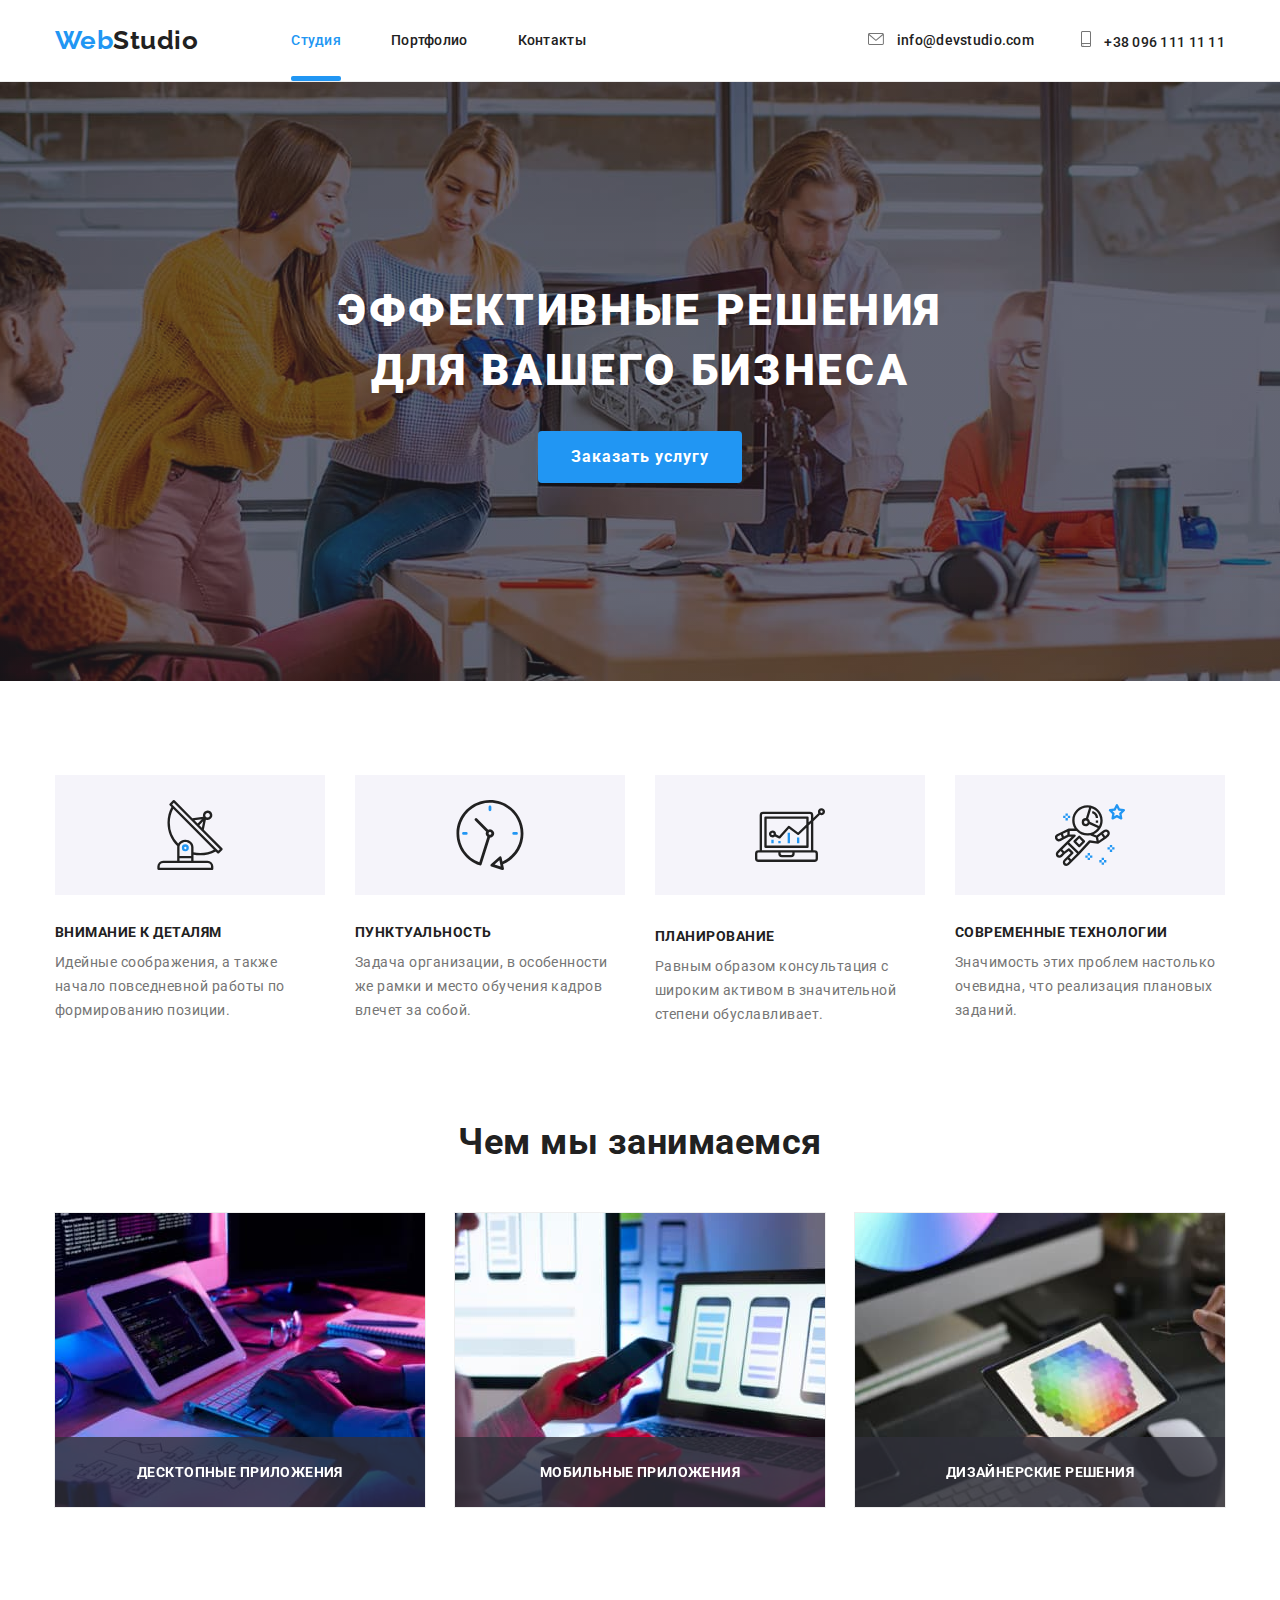
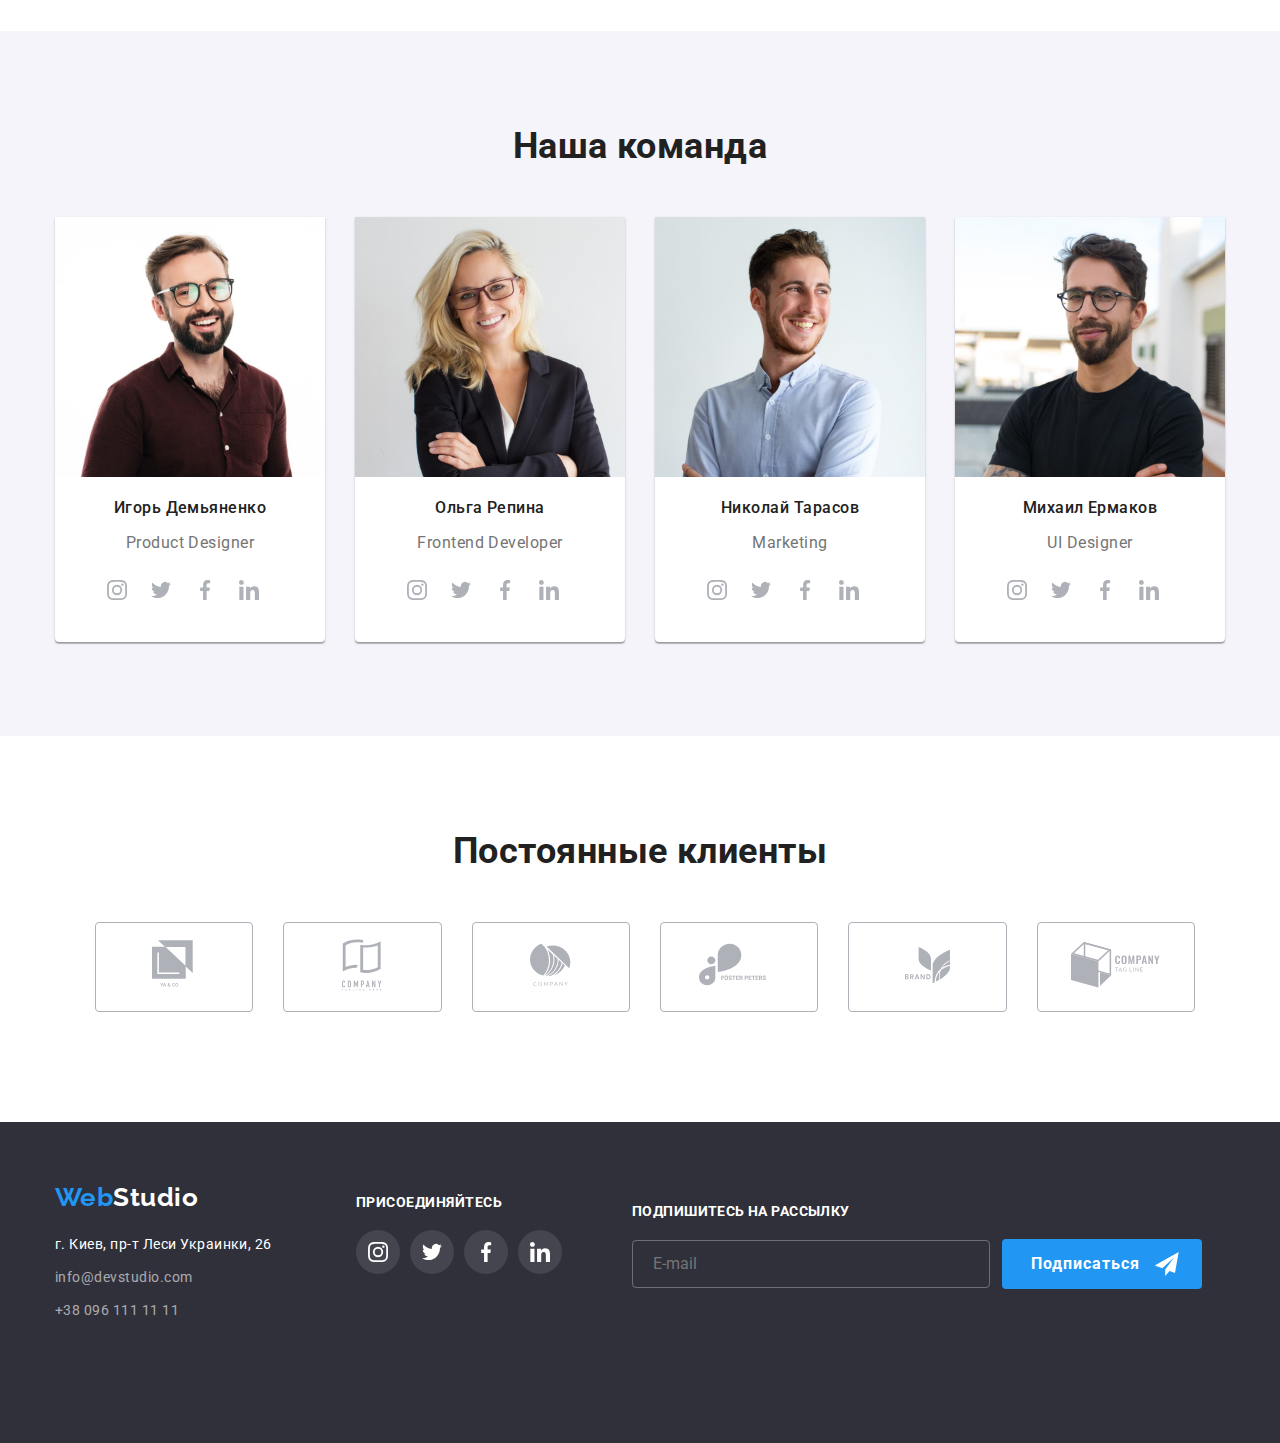
<file: index.html>
<!DOCTYPE html>
<html lang="ru">
  <head>
    <meta charset="UTF-8" />
    <meta name="viewport" content="width=device-width, initial-scale=1.0" />
    <title>Document</title>
    <link
      href="https://fonts.googleapis.com/css2?family=Raleway:wght@700&family=Roboto:wght@400;500;700;900&display=swap"
      rel="stylesheet"
    />
    <link
      rel="stylesheet"
      href="https://cdnjs.cloudflare.com/ajax/libs/modern-normalize/0.6.0/modern-normalize.min.css"
    />
    <link rel="stylesheet" href="./css/main.min.css" />
  </head>

  <body>
    <!--Шапка-->
    <header class="header">
      <nav class="container main-nav">
        <a href="./index.html" class="logo">
          Web<span class="logo-span">Studio</span></a
        >
        <ul class="site-nav list">
          <li class="item">
            <a href="./index.html" class="link current">Студия</a>
          </li>
          <li class="item">
            <a href="./portfolio.html" class="link">Портфолио</a>
          </li>
          <li class="item"><a href="" class="link">Контакты</a></li>
        </ul>

        <ul class="auth-nav list">
          <li class="item">
            <a href="mailto:info@devstudio.com" class="link">
              <svg class="link-icon envelope">
                <use href="./images/sprite.svg#icon-envelope"></use>
              </svg>
              info@devstudio.com</a
            >
          </li>
          <li class="item">
            <a href="tel:+380961111111" class="link"
              ><svg class="link-icon smartphone">
                <use href="./images/sprite.svg#icon-smartphone"></use>
              </svg>
              +38 096 111 11 11</a
            >
          </li>
        </ul>
      </nav>
    </header>
    <main>
      <!--Герой-->
      <section class="hero-container">
        <h1 class="hero-title">
          Эффективные решения <br />
          для вашего бизнеса
        </h1>
        <a class="button" data-modal-open>Заказать услугу</a>
        <div class="backdrop is-hidden" data-modal>
          <div class="modal">
            <button type="button" class="close" data-modal-close>✕</button>

            <form class="form modal-form" autocomplete="on">
              <p class="title">Оставьте свои данные, мы вам перезвоним</p>
              <div class="form-field">
                <label for="name" class="input-title">Имя</label>
                <input type="text" name="name" id="name" class="input" />
                <svg class="icon">
                  <use href="./images/sprite-form.svg#icon-name"></use>
                </svg>
              </div>
              <div class="form-field">
                <label for="tel" class="input-title">Телефон</label>
                <input type="tel" name="tel" id="tel" class="input" />
                <svg class="icon">
                  <use href="./images/sprite-form.svg#icon-phone"></use>
                </svg>
              </div>
              <div class="form-field">
                <label for="mail" class="input-title">Почта</label>
                <input type="email" name="mail" id="mail" class="input" />
                <svg class="icon">
                  <use href="./images/sprite-form.svg#icon-mail"></use>
                </svg>
              </div>
              <div class="form-field">
                <label for="comment" class="input-title">Комментарий</label>
                <textarea
                  name="comment"
                  id="comment"
                  cols="30"
                  rows="10"
                  placeholder="Введите текст"
                  class="input-comment"
                ></textarea>
              </div>

              <div class="form-field form-checkbox">
                <label class="title"
                  >Соглашаюсь с рассылкой и принимаю
                  <a class="modal-link" href="">Условия договора</a>
                  <input
                    type="checkbox"
                    name="checkbox"
                    class="checkbox-input"
                  />
                  <span class="checkbox"> </span>
                </label>
              </div>

              <button type="submit" class="button">Отправить</button>
            </form>
          </div>
        </div>
      </section>

      <!--Особенности-->
      <section class="section features">
        <div class="container">
          <ul class="advantages list">
            <li class="item">
              <div class="icon">
                <svg class="adv-icon">
                  <use href="./images/sprite.svg#icon-antenna"></use>
                </svg>
              </div>
              <h3 class="title">Внимание к деталям</h3>
              <p class="text">
                Идейные соображения, а также начало повседневной работы по
                формированию позиции.
              </p>
            </li>
            <li class="item">
              <div class="icon">
                <svg class="adv-icon">
                  <use href="./images/sprite.svg#icon-clock"></use>
                </svg>
              </div>
              <h3 class="title">Пунктуальность</h3>
              <p class="text">
                Задача организации, в особенности же рамки и место обучения
                кадров влечет за собой.
              </p>
            </li>
            <li class="item">
              <div class="advantages-icon">
                <svg class="icon">
                  <use href="./images/sprite.svg#icon-diagram"></use>
                </svg>
              </div>
              <h3 class="title">Планирование</h3>
              <p class="text">
                Равным образом консультация с широким активом в значительной
                степени обуславливает.
              </p>
            </li>
            <li class="item">
              <div class="icon">
                <svg class="adv-icon">
                  <use href="./images/sprite.svg#icon-astronaut"></use>
                </svg>
              </div>
              <h3 class="title">Современные технологии</h3>
              <p class="text">
                Значимость этих проблем настолько очевидна, что реализация
                плановых заданий.
              </p>
            </li>
          </ul>
        </div>
      </section>
      <!--Чем мы занимаемся-->
      <section class="section task">
        <div class="container">
          <h2 class="title">Чем мы занимаемся</h2>
          <ul class="list">
            <li class="item">
              <div class="border">
                <img
                  src="./images/first.jpg"
                  alt="Разработчик печатает код"
                  width="370"
                />
                <div class="title">Десктопные приложения</div>
              </div>
            </li>
            <li class="item">
              <div class="border">
                <img
                  src="./images/second.jpg"
                  alt="Разработчик работает над мобильным приложением"
                  width="370"
                />
                <div class="title">Мобильные приложения</div>
              </div>
            </li>
            <li class="item">
              <div class="border">
                <img
                  src="./images/third.jpg"
                  alt="Дизайнер работает с палитрой на планшете"
                  width="370"
                />
                <div class="title">Дизайнерские решения</div>
              </div>
            </li>
          </ul>
        </div>
      </section>
      <!--Наша команда-->
      <section class="section team">
        <div class="container">
          <h2 class="title">Наша команда</h2>
          <ul class="employees list">
            <li class="item">
              <img src="./images/member1.jpg" alt="Член команды" width="270" />
              <h3 class="team-title">Игорь Демьяненко</h3>
              <p lang="en" class="post">Product Designer</p>
              <ul class="social-icon-list">
                <li>
                  <a class="social-icon-link" href="">
                    <svg class="social-icon">
                      <use href="./images/sprite.svg#icon-instagram"></use>
                    </svg>
                  </a>
                </li>
                <li>
                  <a class="social-icon-link" href="">
                    <svg class="social-icon">
                      <use href="./images/sprite.svg#icon-twitter"></use>
                    </svg>
                  </a>
                </li>
                <li>
                  <a class="social-icon-link" href="">
                    <svg class="social-icon">
                      <use href="./images/sprite.svg#icon-facebook"></use>
                    </svg>
                  </a>
                </li>
                <li>
                  <a class="social-icon-link" href="">
                    <svg class="social-icon">
                      <use href="./images/sprite.svg#icon-linkedin"></use>
                    </svg>
                  </a>
                </li>
              </ul>
            </li>
            <li class="item">
              <img src="./images/member2.jpg" alt="Член команды" width="270" />
              <h3 class="team-title">Ольга Репина</h3>
              <p lang="en" class="post">Frontend Developer</p>
              <ul class="social-icon-list">
                <li>
                  <a class="social-icon-link" href="">
                    <svg class="social-icon">
                      <use href="./images/sprite.svg#icon-instagram"></use>
                    </svg>
                  </a>
                </li>
                <li>
                  <a class="social-icon-link" href="">
                    <svg class="social-icon">
                      <use href="./images/sprite.svg#icon-twitter"></use>
                    </svg>
                  </a>
                </li>
                <li>
                  <a class="social-icon-link" href="">
                    <svg class="social-icon">
                      <use href="./images/sprite.svg#icon-facebook"></use>
                    </svg>
                  </a>
                </li>
                <li>
                  <a class="social-icon-link" href="">
                    <svg class="social-icon">
                      <use href="./images/sprite.svg#icon-linkedin"></use>
                    </svg>
                  </a>
                </li>
              </ul>
            </li>
            <li class="item">
              <img src="./images/member3.jpg" alt="Член команды" width="270" />
              <h3 class="team-title">Николай Тарасов</h3>
              <p lang="en" class="post">Marketing</p>
              <ul class="social-icon-list">
                <li>
                  <a class="social-icon-link" href="">
                    <svg class="social-icon">
                      <use href="./images/sprite.svg#icon-instagram"></use>
                    </svg>
                  </a>
                </li>
                <li>
                  <a class="social-icon-link" href="">
                    <svg class="social-icon">
                      <use href="./images/sprite.svg#icon-twitter"></use>
                    </svg>
                  </a>
                </li>
                <li>
                  <a class="social-icon-link" href="">
                    <svg class="social-icon">
                      <use href="./images/sprite.svg#icon-facebook"></use>
                    </svg>
                  </a>
                </li>
                <li>
                  <a class="social-icon-link" href="">
                    <svg class="social-icon">
                      <use href="./images/sprite.svg#icon-linkedin"></use>
                    </svg>
                  </a>
                </li>
              </ul>
            </li>
            <li class="item">
              <img src="./images/member4.jpg" alt="Член команды" width="270" />
              <h3 class="team-title">Михаил Ермаков</h3>
              <p lang="en" class="post">UI Designer</p>
              <ul class="social-icon-list">
                <li>
                  <a class="social-icon-link" href="">
                    <svg class="social-icon">
                      <use href="./images/sprite.svg#icon-instagram"></use>
                    </svg>
                  </a>
                </li>
                <li>
                  <a class="social-icon-link" href="">
                    <svg class="social-icon">
                      <use href="./images/sprite.svg#icon-twitter"></use>
                    </svg>
                  </a>
                </li>
                <li>
                  <a class="social-icon-link" href="">
                    <svg class="social-icon">
                      <use href="./images/sprite.svg#icon-facebook"></use>
                    </svg>
                  </a>
                </li>
                <li>
                  <a class="social-icon-link" href="">
                    <svg class="social-icon">
                      <use href="./images/sprite.svg#icon-linkedin"></use>
                    </svg>
                  </a>
                </li>
              </ul>
            </li>
          </ul>
        </div>
      </section>
      <!-- Клиенты -->
      <section class="section">
        <div class="container">
          <h2 class="title">Постоянные клиенты</h2>
          <ul class="clients">
            <li class="item">
              <a class="link" href="">
                <svg class="client logo1">
                  <use href="./images/sprite.svg#icon-logo1"></use>
                </svg>
              </a>
            </li>
            <li class="item">
              <a class="link" href="">
                <svg class="client logo2">
                  <use href="./images/sprite.svg#icon-logo2"></use>
                </svg>
              </a>
            </li>
            <li class="item">
              <a class="link" href="">
                <svg class="client logo3">
                  <use href="./images/sprite.svg#icon-logo3"></use>
                </svg>
              </a>
            </li>
            <li class="item">
              <a class="link" href="">
                <svg class="client logo4">
                  <use href="./images/sprite.svg#icon-logo4"></use>
                </svg>
              </a>
            </li>
            <li class="item">
              <a class="link" href="">
                <svg class="client logo5">
                  <use href="./images/sprite.svg#icon-logo5"></use>
                </svg>
              </a>
            </li>
            <li class="item">
              <a class="link" href="">
                <svg class="client logo6">
                  <use href="./images/sprite.svg#icon-logo6"></use>
                </svg>
              </a>
            </li>
          </ul>
        </div>
      </section>
    </main>
    <!--Футер-->
    <footer class="footer">
      <div class="container">
        <div class="adress footer-mg">
          <a href="./index.html" class="logo">
            Web<span class="logo-span-footer">Studio</span></a
          >
          <p class="text">г. Киев, пр-т Леси Украинки, 26</p>
              <span class="contact-links">
                          <a href="mailto:info@devstudio.com" class="link">info@devstudio.com</a>
                          
                          <a href="tel:+380961111111" class="link">+38 096 111 11 11</a>
              </span>
        </div>
        <div class="footer-invite footer-mg">
          <h2 class="footer-invite-title">Присоединяйтесь</h2>
          <ul class="footer-icon-list">
            <li class="footer-social-icon">
              <a class="footer-social-link" href="">
                <svg class="social-icon footer-social-item">
                  <use href="./images/sprite.svg#icon-instagram"></use>
                </svg>
              </a>
            </li>
            <li class="footer-social-icon">
              <a class="footer-social-link" href="">
                <svg class="social-icon footer-social-item">
                  <use href="./images/sprite.svg#icon-twitter"></use>
                </svg>
              </a>
            </li>
            <li class="footer-social-icon">
              <a class="footer-social-link" href="">
                <svg class="social-icon footer-social-item">
                  <use href="./images/sprite.svg#icon-facebook"></use>
                </svg>
              </a>
            </li>
            <li class="footer-social-icon">
              <a class="footer-social-link" href="">
                <svg class="social-icon footer-social-item">
                  <use href="./images/sprite.svg#icon-linkedin"></use>
                </svg>
              </a>
            </li>
          </ul>
        </div>
        <div class="footer-invite-mail footer-mg">
          <h3 class="mail-title">Подпишитесь на рассылку</h3>
          <div class="mail-send">
            <div class="mail-mg">
              <label for="mail"></label>
              <input
                type="email"
                name="mail"
                id="mail"
                placeholder="E-mail"
                class="mail-input"
              />
            </div>
            <div>
              <button type="button" class="letter-button">
                Подписаться
                <svg class="icon-plane">
                  <use href="./images/sprite-form.svg#icon-plane"></use>
                </svg>
              </button>
            </div>
          </div>
        </div>
      </div>
    </footer>

    <script src="./JS/modal.js"></script>
  </body>
</html>
</file>
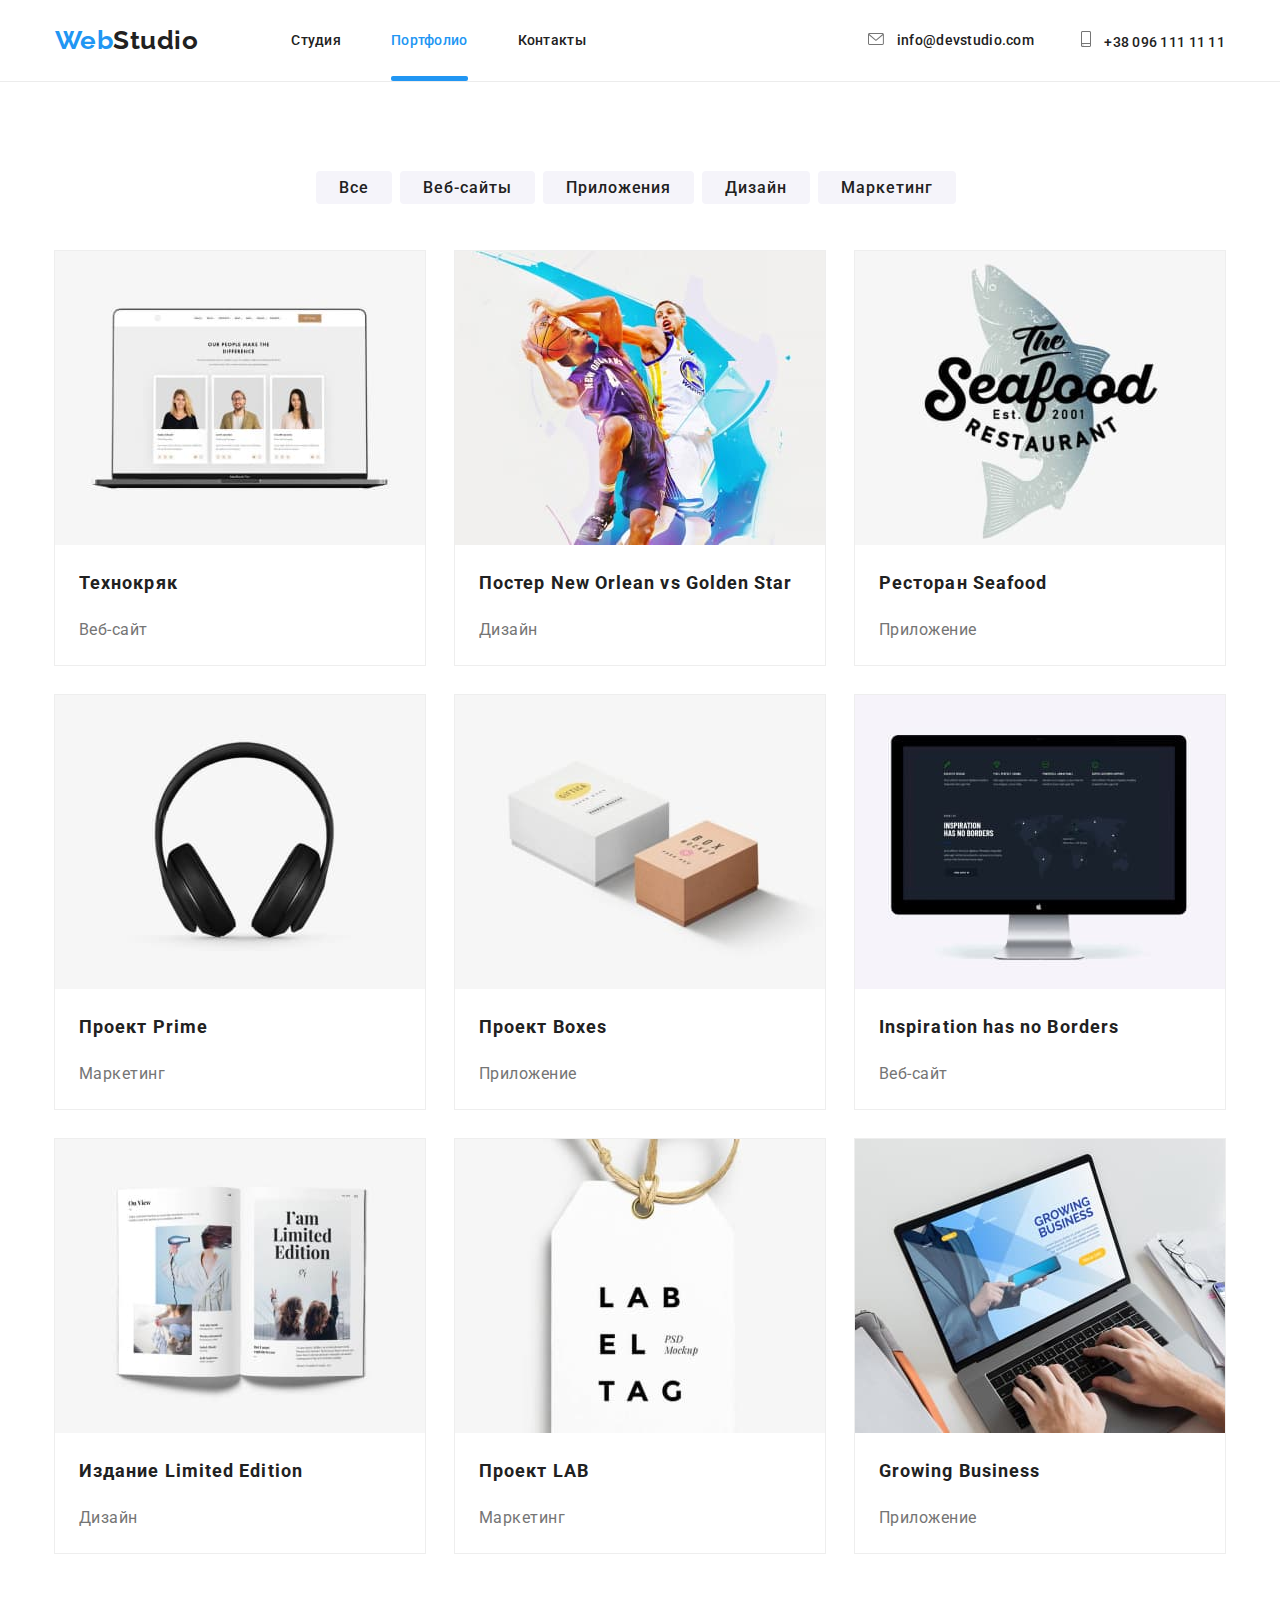
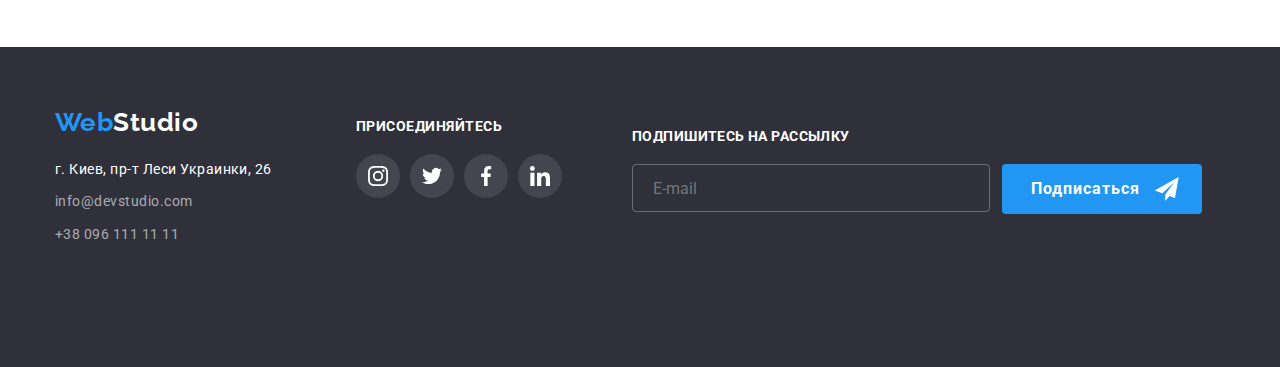
<file: portfolio.html>
<!DOCTYPE html>
<html lang="ru">
  <head>
    <meta charset="UTF-8" />
    <meta name="viewport" content="width=device-width, initial-scale=1.0" />
    <title>Document</title>
    <link
      href="https://fonts.googleapis.com/css2?family=Raleway:wght@700&family=Roboto:wght@400;500;700;900&display=swap"
      rel="stylesheet"
    />
    <link
      rel="stylesheet"
      href="https://cdnjs.cloudflare.com/ajax/libs/modern-normalize/0.6.0/modern-normalize.min.css"
    />
    <link rel="stylesheet" href="./css/main.min.css" />
  </head>

  <body>
    <!--Шапка-->
    <header class="header">
      <nav class="container main-nav">
        <a href="./index.html" class="logo">
          Web<span class="logo-span">Studio</span></a
        >
        <ul class="site-nav list">
          <li class="item">
            <a href="./index.html" class="link">Студия</a>
          </li>
          <li class="item">
            <a href="./portfolio.html" class="link current">Портфолио</a>
          </li>
          <li class="item"><a href="" class="link">Контакты</a></li>
        </ul>

        <ul class="auth-nav list">
          <li class="item">
            <a href="mailto:info@devstudio.com" class="link">
              <svg class="link-icon envelope">
                <use href="./images/sprite.svg#icon-envelope"></use>
              </svg>
              info@devstudio.com</a
            >
          </li>
          <li class="item">
            <a href="tel:+380961111111" class="link"
              ><svg class="link-icon smartphone">
                <use href="./images/sprite.svg#icon-smartphone"></use>
              </svg>
              +38 096 111 11 11</a
            >
          </li>
        </ul>
      </nav>
    </header>

    <main>
      <section class="section">
        <div class="container">
          <ul class="portfolio-nav list">
            <li><a href="" class="button">Все</a></li>
            <li><a href="" class="button">Веб-сайты</a></li>
            <li><a href="" class="button">Приложения</a></li>
            <li><a href="" class="button">Дизайн</a></li>
            <li><a href="" class="button">Маркетинг</a></li>
          </ul>
          <ul class="portfolio list">
            <li class="item">
              <a href="" class="link">
                <div class="description">
                  <img
                    src="./images/portfolio1.jpg"
                    alt="Изображение Веб-сайта на ноутбуке"
                  />
                  <div class="des">
                    Lorem ipsum dolor sit amet consectetur adipisicing elit.
                    Similique veritatis voluptas illum adipisci est officiis
                    ipsam quod dicta temporibus maxime debitis molestiae iure
                    laborum in libero placeat, voluptatibus quas eaque?
                  </div>
                </div>

                <h2 class="title">Технокряк</h2>
                <p class="text">Веб-сайт</p>
              </a>
            </li>
            <li class="item">
              <a href="" class="link">
                <div class="description">
                  <img
                    src="./images/portfolio2.jpg"
                    alt="Два баскетболиста борются за мяч"
                  />
                  <div class="des">
                    Lorem ipsum dolor sit amet consectetur adipisicing elit.
                    Eligendi qui dignissimos nesciunt incidunt, debitis, eos
                    officiis vel assumenda illum harum nihil asperiores sunt.
                    Beatae expedita esse qui praesentium! Repellendus, sit!
                  </div>
                </div>
                <h2 class="title">Постер New Orlean vs Golden Star</h2>
                <p class="text">Дизайн</p>
              </a>
            </li>
            <li class="item">
              <a href="" class="link">
                <div class="description">
                  <img
                    src="./images/portfolio3.jpg"
                    alt="Логотип ресторана на фоне рыбы"
                    width="370"
                  />
                  <div class="des">
                    Lorem ipsum dolor sit amet consectetur, adipisicing elit.
                    Temporibus nulla odit, harum provident delectus nesciunt nam
                    vitae suscipit maxime est, alias perferendis ex esse
                    aspernatur omnis aliquid asperiores sed voluptatibus!
                  </div>
                </div>
                <h2 class="title">Ресторан Seafood</h2>
                <p class="text">Приложение</p>
              </a>
            </li>
            <li class="item">
              <a href="" class="link">
                <div class="description">
                  <img
                    src="./images/portfolio4.jpg"
                    alt="Наушники"
                    width="370"
                  />
                  <div class="des">
                    Lorem ipsum dolor sit amet, consectetur adipisicing elit.
                    Cum nulla beatae fugit excepturi voluptatem voluptatibus,
                    consectetur sequi, possimus cumque rem quis dignissimos odio
                    dolore praesentium quas et illum commodi ipsam?
                  </div>
                </div>
                <h2 class="title">Проект Prime</h2>
                <p class="text">Маркетинг</p>
              </a>
            </li>
            <li class="item">
              <a href="" class="link">
                <div class="description">
                  <img
                    src="./images/portfolio5.jpg"
                    alt="Белая и коричневая коробки"
                    width="370"
                  />
                  <div class="des">
                    Lorem ipsum dolor sit amet, consectetur adipisicing elit.
                    Ipsam deserunt saepe facere sunt eum natus debitis rem nam
                    ratione expedita dolorem commodi mollitia soluta, ab
                    voluptatum, quidem suscipit. Natus, totam!
                  </div>
                </div>
                <h2 class="title">Проект Boxes</h2>
                <p class="text">Приложение</p>
              </a>
            </li>
            <li class="item">
              <a href="" class="link">
                <div class="description">
                  <img
                    src="./images/portfolio6.jpg"
                    alt="Изображение Веб-сайта на мониторе"
                    width="370"
                  />
                  <div class="des">
                    Lorem ipsum dolor, sit amet consectetur adipisicing elit.
                    Dolore sunt odit asperiores necessitatibus atque accusantium
                    quod fugit maiores qui. Animi quod deleniti quam sed vel sit
                    quo eum soluta molestiae?
                  </div>
                </div>
                <h2 class="title">Inspiration has no Borders</h2>
                <p class="text">Веб-сайт</p>
              </a>
            </li>
            <li class="item">
              <a href="" class="link">
                <div class="description">
                  <img
                    src="./images/portfolio7.jpg"
                    alt="Развернутый журнал"
                    width="370"
                  />
                  <div class="des">
                    Lorem ipsum dolor sit amet consectetur adipisicing elit.
                    Consequuntur sed unde, facilis consequatur, repellat eos
                    illum quia nobis ut ullam perferendis perspiciatis modi
                    fugit error quo totam optio nemo omnis!
                  </div>
                </div>
                <h2 class="title">Издание Limited Edition</h2>
                <p class="text">Дизайн</p>
              </a>
            </li>
            <li class="item">
              <a href="" class="link">
                <div class="description">
                  <img
                    src="./images/portfolio8.jpg"
                    alt="Бирка с логотипом"
                    width="370"
                  />
                  <div class="des">
                    Lorem ipsum dolor sit amet consectetur adipisicing elit.
                    Porro nemo ipsa expedita quidem adipisci, libero iusto
                    quisquam nobis pariatur accusantium iste ducimus, mollitia
                    totam nesciunt doloribus ex facilis unde aliquam.
                  </div>
                </div>
                <h2 class="title">Проект LAB</h2>
                <p class="text">Маркетинг</p>
              </a>
            </li>
            <li class="item">
              <a href="" class="link">
                <div class="description">
                  <img
                    src="./images/portfolio9.jpg"
                    alt="Человек печатает за ноутбуком"
                    width="370"
                  />
                  <div class="des">
                    Lorem ipsum dolor sit amet consectetur adipisicing elit. Vel
                    mollitia quis magni cupiditate quae soluta doloribus laborum
                    at! Vel maiores optio repellat impedit rerum autem
                    distinctio provident magnam voluptate unde!
                  </div>
                </div>
                <h2 class="title">Growing Business</h2>
                <p class="text">Приложение</p>
              </a>
            </li>
          </ul>
        </div>
      </section>
    </main>

    <!--Футер-->
    <footer class="footer">
      <div class="container">
        <div class="adress footer-mg">
          <a href="./index.html" class="logo">
            Web<span class="logo-span-footer">Studio</span></a
          >
          <p class="text">г. Киев, пр-т Леси Украинки, 26</p>
              <span class="contact-links">
                <a href="mailto:info@devstudio.com" class="link">info@devstudio.com</a>
              
                <a href="tel:+380961111111" class="link">+38 096 111 11 11</a>
              </span>
        </div>
        <div class="footer-invite footer-mg">
          <h2 class="footer-invite-title">Присоединяйтесь</h2>
          <ul class="footer-icon-list">
            <li class="footer-social-icon">
              <a class="footer-social-link" href="">
                <svg class="social-icon footer-social-item">
                  <use href="./images/sprite.svg#icon-instagram"></use>
                </svg>
              </a>
            </li>
            <li class="footer-social-icon">
              <a class="footer-social-link" href="">
                <svg class="social-icon footer-social-item">
                  <use href="./images/sprite.svg#icon-twitter"></use>
                </svg>
              </a>
            </li>
            <li class="footer-social-icon">
              <a class="footer-social-link" href="">
                <svg class="social-icon footer-social-item">
                  <use href="./images/sprite.svg#icon-facebook"></use>
                </svg>
              </a>
            </li>
            <li class="footer-social-icon">
              <a class="footer-social-link" href="">
                <svg class="social-icon footer-social-item">
                  <use href="./images/sprite.svg#icon-linkedin"></use>
                </svg>
              </a>
            </li>
          </ul>
        </div>
        <div class="footer-invite-mail footer-mg">
          <h3 class="mail-title">Подпишитесь на рассылку</h3>
          <div class="mail-send">
            <div class="mail-mg">
              <label for="mail"></label>
              <input
                type="email"
                name="mail"
                id="mail"
                placeholder="E-mail"
                class="mail-input"
              />
            </div>
            <div>
              <button type="button" class="letter-button">
                Подписаться
                <svg class="icon-plane">
                  <use href="./images/sprite-form.svg#icon-plane"></use>
                </svg>
              </button>
            </div>
          </div>
        </div>
      </div>
    </footer>
  </body>
</html>
</file>
<file: css/main.min.css>
body{background-color:#fff;color:#757575;font-family:Roboto, sans-serif;letter-spacing:0.03em}.container{width:1200px;margin-left:auto;margin-right:auto;padding-left:15px;padding-right:15px;margin-top:0px}.section{padding-top:94px;padding-bottom:94px}.list{list-style:none;padding:0;margin:0}.header{outline:1px solid #ececec}.main-nav{display:-webkit-box;display:-ms-flexbox;display:flex;-webkit-box-align:center;-ms-flex-align:center;align-items:center}.site-nav{display:-webkit-box;display:-ms-flexbox;display:flex;justify-items:flex-start;margin-left:93px;-webkit-box-align:center;-ms-flex-align:center;align-items:center}.site-nav .link{color:#212121;letter-spacing:0.02em;font-weight:500;font-size:14px;line-height:1.14;text-decoration:none;display:block;padding-top:16px;padding-bottom:16px;-webkit-transition-property:color;transition-property:color;-webkit-transition-duration:250ms;transition-duration:250ms;-webkit-transition-timing-function:cubic-bezier(0.4, 0, 0.2, 1);transition-timing-function:cubic-bezier(0.4, 0, 0.2, 1)}.site-nav .item:not(:last-child){margin-right:50px}.site-nav .link:hover,.site-nav .link:focus{color:#2196f3}.site-nav .link.current{color:#2196f3;position:relative;padding-bottom:32px;padding-top:33px}.current::after{content:"";display:block;width:100%;height:5px;position:absolute;left:0px;bottom:0px;background:#2196f3;border-radius:2px}.auth-nav{display:-webkit-box;display:-ms-flexbox;display:flex;justify-items:flex-end;margin-left:auto;-webkit-box-align:center;-ms-flex-align:center;align-items:center}.auth-nav .link{color:#212121;letter-spacing:0.02em;font-weight:500;font-size:14px;line-height:1.14;text-decoration:none;display:block;padding-top:16px;padding-bottom:16px;-webkit-transition-property:color;transition-property:color;-webkit-transition-duration:250ms;transition-duration:250ms;-webkit-transition-timing-function:cubic-bezier(0.4, 0, 0.2, 1);transition-timing-function:cubic-bezier(0.4, 0, 0.2, 1)}.auth-nav .link-icon{fill:#757575;margin-right:10px;-webkit-transition-property:fill;transition-property:fill;-webkit-transition-duration:250ms;transition-duration:250ms;-webkit-transition-timing-function:cubic-bezier(0.4, 0, 0.2, 1);transition-timing-function:cubic-bezier(0.4, 0, 0.2, 1)}.auth-nav .item+.item{margin-left:47px}.auth-nav .link:hover .link-icon{fill:#2196f3}.auth-nav .link:hover,.auth-nav .link:focus{color:#2196f3}.logo{color:#2196f3;font-family:Raleway, serif;font-size:26px;line-height:1.19;font-weight:700;text-decoration:none;display:-webkit-box;display:-ms-flexbox;display:flex;padding-top:24px;padding-bottom:25px;justify-items:flex-start}.logo-span{color:#212121;font-family:Raleway, serif;font-size:26px;line-height:1.19;font-weight:700;text-decoration:none}.logo-span-footer{color:#fff;font-family:Raleway, serif;font-size:26px;line-height:1.19;font-weight:700;text-decoration:none}.social-icon-list{display:-webkit-box;display:-ms-flexbox;display:flex;list-style:none}.social-icon{width:20px;height:20px;fill:#afb1b8;-webkit-transition-property:fill;transition-property:fill;-webkit-transition-duration:250ms;transition-duration:250ms;-webkit-transition-timing-function:cubic-bezier(0.4, 0, 0.2, 1);transition-timing-function:cubic-bezier(0.4, 0, 0.2, 1)}.social-icon-link:hover .social-icon{fill:#fff}.social-icon-link:hover{background-color:#2196f3}.social-icon-link{display:-webkit-box;display:-ms-flexbox;display:flex;-webkit-box-pack:center;-ms-flex-pack:center;justify-content:center;-webkit-box-align:center;-ms-flex-align:center;align-items:center;width:44px;height:44px;border-radius:50%;-webkit-transition:background-color 250ms cubic-bezier(0.4, 0, 0.2, 1);transition:background-color 250ms cubic-bezier(0.4, 0, 0.2, 1)}.social-icon-list{display:-webkit-box;display:-ms-flexbox;display:flex;list-style:none}.envelope{height:12px;width:16px}.smartphone{height:16px;width:10px}.adv-icon{width:70px;height:70px}.button{color:#fff;background-color:#2196f3;font-size:16px;line-height:1.87;letter-spacing:0.06em;font-weight:700;text-decoration:none;border-radius:4px;padding:10px 32px;text-align:center;border:1px solid transparent;display:inline-block;min-width:200px}.hero-title{color:#fff;font-weight:900;font-size:44px;line-height:1.36;letter-spacing:0.06em;text-transform:uppercase;margin-top:0px;margin-bottom:30px;padding-top:200px}.hero-container{background-color:rgba(47,48,58,0.1);background-image:-webkit-gradient(linear, right top, left top, from(rgba(47,48,58,0.4)), to(rgba(47,48,58,0.4))),url(../images/фон.jpg);background-image:linear-gradient(to left, rgba(47,48,58,0.4), rgba(47,48,58,0.4)),url(../images/фон.jpg);background-repeat:no-repeat;background-position:center;background-size:cover;text-align:center;max-width:1600px;height:600px;margin-left:auto;margin-right:auto}.backdrop{position:fixed;left:0;top:0;width:100%;height:100%;background-color:rgba(0,0,0,0.5);opacity:1;-webkit-transition:opacity 250ms cubic-bezier(0.4, 0, 0.2, 1);transition:opacity 250ms cubic-bezier(0.4, 0, 0.2, 1)}.is-hidden{opacity:0;pointer-events:none}.is-hidden .modal{-webkit-transform:scale(0.9);transform:scale(0.9);-webkit-transform:translate(-50%, -50%);transform:translate(-50%, -50%)}.modal{position:absolute;left:50%;top:50%;width:528px;height:581px;background-color:#fff;background-position:right top;-webkit-transform:translate(-50%, -50%) scale(1);transform:translate(-50%, -50%) scale(1);-webkit-transition:-webkit-transform 250ms cubic-bezier(0.4, 0, 0.2, 1);transition:-webkit-transform 250ms cubic-bezier(0.4, 0, 0.2, 1);transition:transform 250ms cubic-bezier(0.4, 0, 0.2, 1);transition:transform 250ms cubic-bezier(0.4, 0, 0.2, 1), -webkit-transform 250ms cubic-bezier(0.4, 0, 0.2, 1)}.modal-form{padding:40px;display:-webkit-box;display:-ms-flexbox;display:flex;-webkit-box-orient:vertical;-webkit-box-direction:normal;-ms-flex-direction:column;flex-direction:column}.form .title{font-weight:bold;font-size:20px;line-height:1.2;text-align:center;letter-spacing:0.03em;color:#212121;margin-bottom:12px;margin-top:0px}.form .icon{position:absolute;top:29px;left:14px;height:18px;width:18px}.form-field{position:relative;text-align:left;display:-webkit-box;display:-ms-flexbox;display:flex;-webkit-box-orient:vertical;-webkit-box-direction:normal;-ms-flex-direction:column;flex-direction:column}.form .button{margin-left:124px;width:200px}.close{position:absolute;font-size:15px;width:30px;height:30px;background:#fff;-webkit-box-sizing:border-box;box-sizing:border-box;border-radius:50%;border:1px solid rgba(0,0,0,0.1);top:8px;right:8px;outline:transparent}.close:hover{color:#2196f3}.input-title{margin-bottom:4px;font-style:normal;font-weight:normal;font-size:12px;line-height:14px;letter-spacing:0.01em;color:#757575}.input{width:448px;height:40px;border:1px solid rgba(33,33,33,0.2);-webkit-box-sizing:border-box;box-sizing:border-box;border-radius:4px;margin-bottom:10px;padding-left:42px;padding-top:0px;outline:none}.input:focus+svg{fill:#2196f3;-webkit-transition-property:border, fill;transition-property:border, fill;-webkit-transition-duration:250ms;transition-duration:250ms;-webkit-transition-timing-function:cubic-bezier(0.4, 0, 0.2, 1);transition-timing-function:cubic-bezier(0.4, 0, 0.2, 1)}.modal-link{color:#2196f3;border-bottom:1px solid #2196f3;display:inline-block;line-height:0.85}.checkbox-input{-webkit-appearance:none;-moz-appearance:none;appearance:none;position:absolute}.checkbox-input:checked+.checkbox{background-image:url(../images/icon-check.svg);fill:#fff;background-color:#2196f3;-webkit-transition-property:background-color, fill;transition-property:background-color, fill;-webkit-transition-duration:250ms;transition-duration:250ms;-webkit-transition-timing-function:cubic-bezier(0.4, 0, 0.2, 1);transition-timing-function:cubic-bezier(0.4, 0, 0.2, 1)}.checkbox{position:absolute;background-image:url(../images/Vector.svg);width:16px;height:15px;left:10px;top:5px}.input-comment{height:120px;border:1px solid rgba(33,33,33,0.2);-webkit-box-sizing:border-box;box-sizing:border-box;border-radius:4px;resize:none;margin-bottom:20px;padding:12px 16px}.input-comment::-webkit-input-placeholder{font-family:Roboto;font-style:normal;font-weight:normal;font-size:12px;line-height:1.2;letter-spacing:0.01em;color:rgba(117,117,117,0.5)}.input-comment:-ms-input-placeholder{font-family:Roboto;font-style:normal;font-weight:normal;font-size:12px;line-height:1.2;letter-spacing:0.01em;color:rgba(117,117,117,0.5)}.input-comment::-ms-input-placeholder{font-family:Roboto;font-style:normal;font-weight:normal;font-size:12px;line-height:1.2;letter-spacing:0.01em;color:rgba(117,117,117,0.5)}.input-comment::placeholder{font-family:Roboto;font-style:normal;font-weight:normal;font-size:12px;line-height:1.2;letter-spacing:0.01em;color:rgba(117,117,117,0.5)}.form-checkbox{display:-webkit-box;display:-ms-flexbox;display:flex;-webkit-box-orient:horizontal;-webkit-box-direction:normal;-ms-flex-direction:row;flex-direction:row;-webkit-box-pack:center;-ms-flex-pack:center;justify-content:center;margin-bottom:30px}.form-checkbox .title{font-style:normal;font-weight:normal;font-size:14px;line-height:24px;letter-spacing:0.03em;color:#757575;margin-right:-25px}.input:focus,.input-comment:focus{border:1px solid #2196f3;border-width:1px;-webkit-transition-property:border;transition-property:border;-webkit-transition-duration:250ms;transition-duration:250ms;-webkit-transition-timing-function:cubic-bezier(0.4, 0, 0.2, 1);transition-timing-function:cubic-bezier(0.4, 0, 0.2, 1);outline:none}.task{padding-top:0px}.task .list{display:-webkit-box;display:-ms-flexbox;display:flex;-ms-flex-wrap:wrap;flex-wrap:wrap;font-size:0}.task .item{width:calc((100% - 30px * 2) / 3);margin-right:30px;margin-bottom:30px;outline:1px solid #eeeeee}.task .item:nth-child(3n){margin-right:0px}.border{position:relative}.border .title{position:absolute;width:100%;height:70px;background:rgba(47,48,58,0.8);font-family:Roboto;font-weight:bold;font-size:14px;line-height:16px;text-align:center;letter-spacing:0.03em;text-transform:uppercase;margin:0;padding-top:27px;color:#fff;-webkit-transform:translateY(-100%);transform:translateY(-100%)}.team{background-color:#f5f4fa}.team p{text-align:center}.team-title{font-family:"Roboto", sans-serif;font-style:normal;letter-spacing:0.03em;color:#212121;font-weight:500;font-size:16px;line-height:1.19;text-align:center}.employees{display:-webkit-box;display:-ms-flexbox;display:flex}.employees .item{width:calc((100% - 30px * 3) / 4);margin-right:30px;padding-bottom:30px;-webkit-box-shadow:0px 1px 3px rgba(0,0,0,0.12),0px 1px 1px rgba(0,0,0,0.14),0px 2px 1px rgba(0,0,0,0.2);box-shadow:0px 1px 3px rgba(0,0,0,0.12),0px 1px 1px rgba(0,0,0,0.14),0px 2px 1px rgba(0,0,0,0.2);border-radius:0px 0px 4px 4px;background-color:#fff}.post{font-weight:400;font-size:16px;line-height:1.19;text-align:center}.clients{display:-webkit-box;display:-ms-flexbox;display:flex}.clients .item{width:170px;height:90px;border:1px solid #afb1b8;-webkit-box-sizing:border-box;box-sizing:border-box;border-radius:4px;margin-right:30px;display:-webkit-box;display:-ms-flexbox;display:flex;-webkit-box-pack:center;-ms-flex-pack:center;justify-content:center;-webkit-box-align:center;-ms-flex-align:center;align-items:center;-webkit-transition-property:border;transition-property:border;-webkit-transition-duration:250ms;transition-duration:250ms;-webkit-transition-timing-function:cubic-bezier(0.4, 0, 0.2, 1);transition-timing-function:cubic-bezier(0.4, 0, 0.2, 1)}.clients .client{fill:#afb1b8;-webkit-transition-property:fill;transition-property:fill;-webkit-transition-duration:250ms;transition-duration:250ms;-webkit-transition-timing-function:cubic-bezier(0.4, 0, 0.2, 1);transition-timing-function:cubic-bezier(0.4, 0, 0.2, 1)}.clients .item:hover .client{fill:#2196f3}.clients .item:hover{background-color:#fff;border:1px solid #2196f3}.logo5{width:45px}.logo1{width:45px}.logo2{width:40px}.logo3{width:41px}.logo4{width:80px}.logo6{width:89px}.portfolio-nav{display:-webkit-box;display:-ms-flexbox;display:flex;-ms-flex-wrap:wrap;flex-wrap:wrap;-webkit-box-pack:center;-ms-flex-pack:center;justify-content:center;margin-left:auto;margin-right:auto;padding-bottom:50px}.portfolio-nav .button{font-weight:500;font-size:16px;line-height:1.62;padding:6px 22px;background-color:#f5f4fa;color:#212121;margin-right:8px;display:inline;-webkit-transition-property:color, background-color, -webkit-box-shadow;transition-property:color, background-color, -webkit-box-shadow;transition-property:color, background-color, box-shadow;transition-property:color, background-color, box-shadow, -webkit-box-shadow;-webkit-transition-duration:250ms;transition-duration:250ms;-webkit-transition-timing-function:cubic-bezier(0.4, 0, 0.2, 1);transition-timing-function:cubic-bezier(0.4, 0, 0.2, 1)}.portfolio-nav .button:hover,.portfolio-nav .button:focus{color:#fff;background-color:#2196f3;-webkit-box-shadow:0px 3px 1px rgba(0,0,0,0.1),0px 1px 2px rgba(0,0,0,0.08),0px 2px 2px rgba(0,0,0,0.12);box-shadow:0px 3px 1px rgba(0,0,0,0.1),0px 1px 2px rgba(0,0,0,0.08),0px 2px 2px rgba(0,0,0,0.12)}.portfolio{display:-webkit-box;display:-ms-flexbox;display:flex;-ms-flex-wrap:wrap;flex-wrap:wrap;font-size:0}.portfolio .title{font-weight:700;font-size:18px;line-height:2;letter-spacing:0.06em;text-decoration:none;color:#212121;padding:20px 24px 4px;margin-top:0px;margin-bottom:10px;text-align:left}.portfolio .text{font-size:16px;line-height:1.87;color:#757575;padding:0px 24px 20px;margin-top:0px;margin-bottom:0px}.portfolio .link{text-decoration:none;background-color:black}.portfolio .item{width:calc((100% - 30px * 2) / 3);margin-right:30px;margin-bottom:30px;outline:1px solid #eeeeee}.portfolio .item:hover{-webkit-box-shadow:0px 1px 1px rgba(0,0,0,0.12),0px 4px 4px rgba(0,0,0,0.06),1px 4px 6px rgba(0,0,0,0.16);box-shadow:0px 1px 1px rgba(0,0,0,0.12),0px 4px 4px rgba(0,0,0,0.06),1px 4px 6px rgba(0,0,0,0.16)}.portfolio .item:nth-last-child(-n+3){margin-bottom:0px}.portfolio .item:nth-child(3n){margin-right:0px}.portfolio .item:hover .des{-webkit-transform:translateY(-100%);transform:translateY(-100%)}.description{overflow:hidden;position:relative}.des{position:absolute;height:100%;background-color:rgba(33,150,243,0.9);font-family:Roboto;font-size:18px;line-height:1.56;letter-spacing:0.03em;color:#ffffff;padding-top:63px;padding-left:24px;padding-right:24px;-webkit-transform:translateY(0);transform:translateY(0);-webkit-transition:-webkit-transform 250ms cubic-bezier(0.4, 0, 0.2, 1);transition:-webkit-transform 250ms cubic-bezier(0.4, 0, 0.2, 1);transition:transform 250ms cubic-bezier(0.4, 0, 0.2, 1);transition:transform 250ms cubic-bezier(0.4, 0, 0.2, 1), -webkit-transform 250ms cubic-bezier(0.4, 0, 0.2, 1)}.title{color:#212121;font-weight:700;font-size:36px;line-height:1.17;text-align:center;margin-bottom:50px;margin-top:0px}.features{padding-top:94px}.advantages{display:-webkit-box;display:-ms-flexbox;display:flex}.advantages .title{color:#212121;font-weight:700;font-size:14px;line-height:1.14;text-transform:uppercase;text-align:left}.advantages .item{width:270px}.advantages .item:not(:last-child){margin-right:30px}.advantages .icon{background-color:#f5f4fa;width:270px;height:120px;padding-top:25px;padding-bottom:25px;padding-left:100px;padding-right:100px;margin-bottom:30px}.advantages .title{margin-top:0px;margin-bottom:10px}.advantages .text{margin-top:0px;margin-bottom:0px;font-size:14px;line-height:1.71}.footer{background-color:#2f303a;color:#fff;display:-webkit-box;display:-ms-flexbox;display:flex;-webkit-box-align:center;-ms-flex-align:center;align-items:center;padding-top:60px;padding-bottom:60px}.footer .logo{padding-bottom:20px;padding-top:0px;justify-items:flex-start}.footer .container{display:-webkit-box;display:-ms-flexbox;display:flex}.footer .link{font-size:14px;line-height:1.71;color:rgba(255,255,255,0.6);text-decoration:none;margin-top:9px}.footer-invite{width:206px;height:80px;display:block}.footer-icon-list{display:-webkit-box;display:-ms-flexbox;display:flex;list-style:none;padding:0px;margin:0px;-webkit-box-pack:start;-ms-flex-pack:start;justify-content:start}.footer .text{font-size:14px;line-height:1.71;margin-top:0px;margin-bottom:0px}.adress{padding-bottom:60px;width:231px;margin-right:70px}.footer-social-icon{margin-right:10px;width:44px;height:44px}.footer-invite-title{font-family:"Roboto", sans-serif;font-style:normal;font-weight:bold;font-size:14px;line-height:16px;text-transform:uppercase;margin-bottom:20px;color:#fff;margin-bottom:20px}.footer-social-link{display:-webkit-box;display:-ms-flexbox;display:flex;-webkit-box-pack:center;-ms-flex-pack:center;justify-content:center;-webkit-box-align:center;-ms-flex-align:center;align-items:center;width:44px;height:44px;background-color:rgba(255,255,255,0.1);border-radius:50%;-webkit-transition-property:background-color;transition-property:background-color;-webkit-transition-duration:250ms;transition-duration:250ms;-webkit-transition-timing-function:cubic-bezier(0.4, 0, 0.2, 1);transition-timing-function:cubic-bezier(0.4, 0, 0.2, 1)}.footer-social-link:hover{background-color:#2196f3}.mail-send{display:-webkit-box;display:-ms-flexbox;display:flex;-webkit-box-orient:horizontal;-webkit-box-direction:normal;-ms-flex-direction:row;flex-direction:row;-webkit-box-pack:center;-ms-flex-pack:center;justify-content:center;-webkit-box-align:baseline;-ms-flex-align:baseline;align-items:baseline}.letter-button{display:-webkit-box;display:-ms-flexbox;display:flex;-webkit-box-align:center;-ms-flex-align:center;align-items:center;padding-left:29px;background-color:#2196f3;color:#fff;font-size:16px;font-weight:bold;line-height:1.9;letter-spacing:0.06em;width:200px;height:50px;border-radius:4px;border:none}.mail-input{height:48px;width:358px;border:1px solid rgba(255,255,255,0.3);border-radius:4px;padding:0 20px;background-color:transparent;color:rgba(255,255,255,0.6)}.mail-title{font-style:normal;font-weight:bold;font-size:14px;line-height:1.1;letter-spacing:0.03em;text-transform:uppercase;color:#fff;margin-bottom:20px;margin-top:10px}.footer-invite-mail{display:block;margin-top:12px}.footer-mg:not(:last-child){margin-right:70px}.icon-plane{height:24px;padding-right:13px;padding-left:10px;fill:#fff}.mail-mg{padding-right:12px}.footer-social-item{fill:#fff}.contact-links{display:-webkit-box;display:-ms-flexbox;display:flex;-webkit-box-orient:vertical;-webkit-box-direction:normal;-ms-flex-direction:column;flex-direction:column}
/*# sourceMappingURL=main.min.css.map */
</file>
